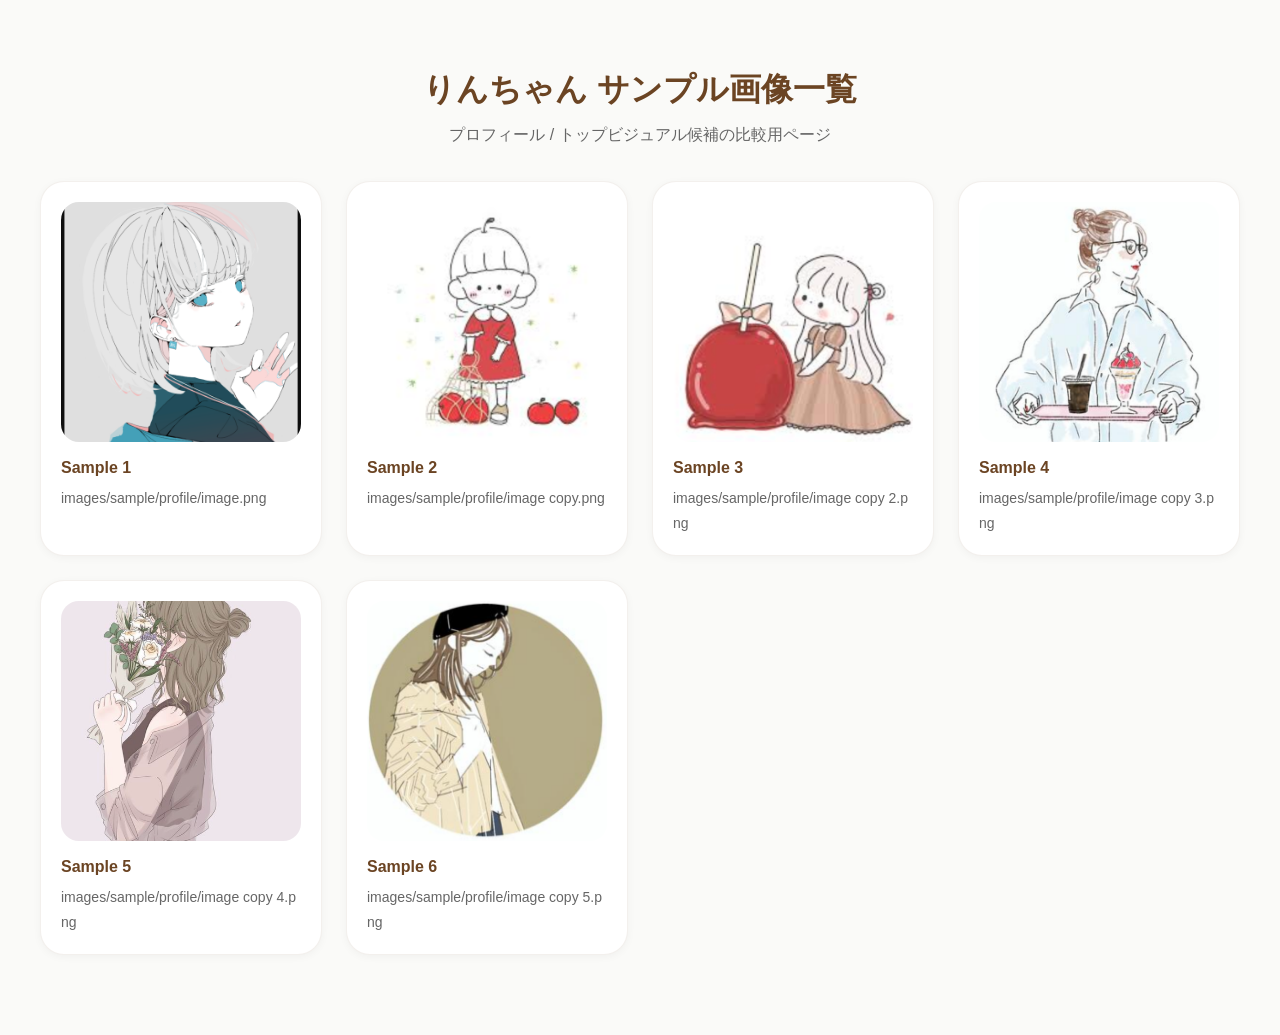
<file: prototype/profile-samples.html>
<!DOCTYPE html>
<html lang="ja">
<head>
    <meta charset="UTF-8">
    <meta name="viewport" content="width=device-width, initial-scale=1.0">
    <title>りんちゃん サンプル画像一覧</title>
    <link rel="stylesheet" href="css/style.css">
    <style>
        body {
            margin: 0;
            background: var(--off-white);
            color: var(--dark-gray);
        }

        .samples-wrap {
            max-width: 1200px;
            margin: 0 auto;
            padding: 48px 24px 80px;
        }

        .samples-header {
            margin-bottom: 32px;
            text-align: center;
        }

        .samples-header h1 {
            margin-bottom: 12px;
        }

        .samples-header p {
            margin: 0;
            color: var(--color-text-secondary);
        }

        .samples-grid {
            display: grid;
            grid-template-columns: repeat(auto-fit, minmax(260px, 1fr));
            gap: 24px;
        }

        .sample-card {
            background: var(--color-bg-secondary);
            border: 1px solid rgba(107, 68, 35, 0.08);
            border-radius: 24px;
            padding: 20px;
            box-shadow: var(--shadow-md);
        }

        .sample-card img {
            display: block;
            width: 100%;
            aspect-ratio: 1 / 1;
            object-fit: cover;
            border-radius: 18px;
            background: var(--cream);
            margin-bottom: 16px;
        }

        .sample-card h2 {
            font-size: 1rem;
            margin-bottom: 8px;
        }

        .sample-card p {
            margin: 0;
            font-size: 0.875rem;
            color: var(--color-text-secondary);
            word-break: break-all;
        }
    </style>
</head>
<body>
    <main class="samples-wrap">
        <header class="samples-header">
            <h1>りんちゃん サンプル画像一覧</h1>
            <p>プロフィール / トップビジュアル候補の比較用ページ</p>
        </header>

        <section class="samples-grid">
            <article class="sample-card">
                <img src="images/sample/profile/image.png" alt="サンプル画像 1">
                <h2>Sample 1</h2>
                <p>images/sample/profile/image.png</p>
            </article>

            <article class="sample-card">
                <img src="images/sample/profile/image copy.png" alt="サンプル画像 2">
                <h2>Sample 2</h2>
                <p>images/sample/profile/image copy.png</p>
            </article>

            <article class="sample-card">
                <img src="images/sample/profile/image copy 2.png" alt="サンプル画像 3">
                <h2>Sample 3</h2>
                <p>images/sample/profile/image copy 2.png</p>
            </article>

            <article class="sample-card">
                <img src="images/sample/profile/image copy 3.png" alt="サンプル画像 4">
                <h2>Sample 4</h2>
                <p>images/sample/profile/image copy 3.png</p>
            </article>

            <article class="sample-card">
                <img src="images/sample/profile/image copy 4.png" alt="サンプル画像 5">
                <h2>Sample 5</h2>
                <p>images/sample/profile/image copy 4.png</p>
            </article>

            <article class="sample-card">
                <img src="images/sample/profile/image copy 5.png" alt="サンプル画像 6">
                <h2>Sample 6</h2>
                <p>images/sample/profile/image copy 5.png</p>
            </article>
        </section>
    </main>
</body>
</html>
</file>
<file: prototype/css/style.css>
/* リンゴラボ（仮） カスタムスタイル - クリーンアップ版 */

/* ============================================
   CSS変数定義
   ============================================ */
:root {
    /* カラー */
    --color-primary: #C97D7D;
    --color-secondary: #F5EFE6;
    --color-accent: #6B4423;
    --color-text-primary: #333333;
    --color-text-secondary: #666666;
    --color-bg-primary: #FAFAF8;
    --color-bg-secondary: #FFFFFF;

    /* エイリアス */
    --muted-red: var(--color-primary);
    --cream: var(--color-secondary);
    --brown: var(--color-accent);
    --dark-gray: var(--color-text-primary);
    --off-white: var(--color-bg-primary);

    /* タイポグラフィ */
    --font-family-primary: -apple-system, BlinkMacSystemFont, "Segoe UI", "Noto Sans JP", sans-serif;
    --font-size-xs: 0.75rem;
    --font-size-sm: 0.875rem;
    --font-size-base: 1rem;
    --font-size-lg: 1.125rem;
    --font-size-xl: 1.25rem;
    --font-size-2xl: 1.5rem;
    --font-size-3xl: 1.875rem;
    --font-size-4xl: 2.25rem;
    --font-size-5xl: 3rem;

    --font-weight-normal: 400;
    --font-weight-medium: 500;
    --font-weight-semibold: 600;
    --font-weight-bold: 700;

    --line-height-tight: 1.25;
    --line-height-normal: 1.5;
    --line-height-relaxed: 1.75;

    /* スペーシング */
    --space-1: 0.5rem;
    --space-2: 1rem;
    --space-3: 1.5rem;
    --space-4: 2rem;
    --space-6: 3rem;
    --space-8: 4rem;

    /* 角丸 */
    --radius-sm: 0.5rem;
    --radius-md: 1rem;
    --radius-lg: 1.5rem;
    --radius-xl: 2rem;
    --radius-full: 9999px;

    /* シャドウ */
    --shadow-sm: 0 1px 2px rgba(0, 0, 0, 0.04);
    --shadow-md: 0 2px 8px rgba(0, 0, 0, 0.04);
    --shadow-lg: 0 4px 12px rgba(0, 0, 0, 0.05);
    --shadow-xl: 0 8px 16px rgba(0, 0, 0, 0.06);

    /* トランジション */
    --transition-base: 300ms ease;
}

/* ============================================
   基本スタイル
   ============================================ */
*,
*::before,
*::after {
    font-family: var(--font-family-primary);
    -webkit-font-smoothing: antialiased;
    -moz-osx-font-smoothing: grayscale;
}

body {
    line-height: var(--line-height-relaxed);
    font-size: var(--font-size-base);
    font-weight: var(--font-weight-normal);
    color: var(--color-text-primary);
    background-color: var(--color-bg-primary);
}

h1, h2, h3, h4, h5, h6 {
    font-weight: var(--font-weight-bold);
    line-height: var(--line-height-tight);
    color: var(--color-accent);
    margin-bottom: var(--space-3);
}

p {
    margin-bottom: var(--space-3);
    line-height: var(--line-height-relaxed);
}

html {
    scroll-behavior: smooth;
}

/* ============================================
   ユーティリティクラス（Tailwindで表現できないもの）
   ============================================ */
.bg-muted-red { background-color: var(--color-primary); }
.bg-cream { background-color: var(--color-secondary); }
.bg-brown { background-color: var(--color-accent); }
.bg-off-white { background-color: var(--color-bg-primary); }

.text-muted-red { color: var(--color-primary); }
.text-brown { color: var(--color-accent); }
.text-dark-gray { color: var(--color-text-primary); }
.text-off-white { color: var(--color-bg-primary); }

/* ============================================
   ボタン
   ============================================ */
.btn-primary {
    display: inline-block;
    min-width: 120px;
    background-color: var(--color-primary);
    color: var(--color-bg-primary);
    padding: var(--space-2) var(--space-4);
    border-radius: var(--radius-lg);
    font-size: var(--font-size-base);
    font-weight: var(--font-weight-medium);
    transition: all var(--transition-base);
    text-decoration: none;
    text-align: center;
    border: none;
    cursor: pointer;
}

.btn-primary:hover {
    background-color: #D68A8A;
    box-shadow: var(--shadow-lg);
    transform: translateY(-2px);
}

.btn-primary:focus-visible {
    outline: 3px solid var(--color-primary);
    outline-offset: 3px;
}

.btn-primary-large {
    display: inline-block;
    min-width: 200px;
    background-color: var(--color-primary);
    color: var(--color-bg-primary);
    padding: var(--space-3) var(--space-6);
    border-radius: var(--radius-lg);
    font-size: var(--font-size-lg);
    font-weight: var(--font-weight-medium);
    transition: all var(--transition-base);
    text-decoration: none;
    text-align: center;
    border: none;
    cursor: pointer;
}

.btn-primary-large:hover {
    background-color: #D68A8A;
    box-shadow: var(--shadow-xl);
    transform: translateY(-3px);
}

.btn-primary-large:focus-visible {
    outline: 3px solid var(--color-primary);
    outline-offset: 3px;
}

/* ============================================
   カード
   ============================================ */
.card-feature {
    min-width: 280px;
    background-color: var(--color-secondary);
    padding: var(--space-4);
    border-radius: var(--radius-md);
    text-align: left;
    transition: all var(--transition-base);
}

.card-feature h3 {
    font-size: var(--font-size-2xl);
    font-weight: var(--font-weight-bold);
    color: var(--color-accent);
    margin-bottom: var(--space-2);
}

.card-feature p {
    font-size: var(--font-size-base);
    color: var(--color-text-primary);
    line-height: var(--line-height-relaxed);
    margin-bottom: 0;
}

.card-feature:hover {
    transform: translateY(-2px);
    box-shadow: var(--shadow-md);
}

.article-card {
    min-width: 300px;
    background-color: transparent;
    padding: 0;
    border-radius: 0;
    transition: opacity var(--transition-base);
}

.article-card .badge {
    display: inline-block;
    background-color: transparent;
    color: var(--color-text-secondary);
    font-size: 0.75rem;
    font-weight: var(--font-weight-normal);
    padding: 0;
    border-radius: 0;
    margin-bottom: var(--space-1);
    opacity: 0.8;
}

.article-card h3 {
    font-size: var(--font-size-base);
    font-weight: var(--font-weight-medium);
    color: var(--color-text-primary);
    margin-bottom: var(--space-1);
    line-height: var(--line-height-normal);
}

@media (min-width: 768px) {
    .article-card h3 {
        font-size: var(--font-size-lg);
    }
}

.article-card .read-time {
    font-size: var(--font-size-xs);
    color: var(--color-text-secondary);
    margin-bottom: 0;
    opacity: 0.7;
}

.article-card a {
    text-decoration: none;
    color: inherit;
    display: block;
}

.article-card:hover {
    opacity: 0.7;
}

.article-card a:focus-visible {
    outline: 2px solid var(--color-primary);
    outline-offset: 2px;
    border-radius: 0;
}

/* ============================================
   セクション・レイアウト
   ============================================ */
.landing-band {
    border-top: 1px solid rgba(107, 68, 35, 0.08);
}

.landing-band--a {
    background-color: var(--color-bg-primary);
}

.landing-band--b {
    background-color: var(--color-bg-secondary);
}

.cta-closing-panel {
    background-color: var(--color-bg-secondary);
    border-radius: var(--radius-xl);
    border: 1px solid rgba(107, 68, 35, 0.12);
    box-shadow: var(--shadow-lg);
    padding: var(--space-8) var(--space-6);
}

.cta-trust-bar {
    margin-top: var(--space-8);
    padding-top: var(--space-6);
    border-top: 1px solid rgba(107, 68, 35, 0.1);
    display: flex;
    flex-wrap: wrap;
    justify-content: center;
    gap: var(--space-3) var(--space-6);
}

.cta-trust-bar span {
    display: inline-flex;
    align-items: center;
    gap: 0.5rem;
    font-size: var(--font-size-sm);
    color: var(--color-text-secondary);
}

/* ============================================
   その他
   ============================================ */
.profile-image {
    width: 100%;
    max-width: 280px;
    aspect-ratio: 1 / 1;
    border-radius: var(--radius-md);
    object-fit: cover;
}

/* ============================================
   レスポンシブ
   ============================================ */
@media (min-width: 768px) {
    .cta-closing-panel {
        padding: 3rem 2rem;
    }
}

@media (max-width: 768px) {
    h1 { font-size: var(--font-size-3xl); }
    h2 { font-size: var(--font-size-2xl); }
    h3 { font-size: var(--font-size-xl); }

    .profile-image {
        max-width: 240px;
        margin: 0 auto;
        display: block;
    }
}

/* ============================================
   アクセシビリティ
   ============================================ */
@media (prefers-reduced-motion: reduce) {
    *,
    *::before,
    *::after {
        animation-duration: 0.01ms !important;
        animation-iteration-count: 1 !important;
        transition-duration: 0.01ms !important;
    }
}

/* カテゴリフィルターボタン */
.category-filter-btn {
    display: inline-block;
    padding: 0.75rem 1.5rem;
    background-color: var(--color-bg-secondary);
    color: var(--color-text-primary);
    font-size: var(--font-size-base);
    font-weight: var(--font-weight-medium);
    border-radius: var(--radius-full);
    text-decoration: none;
    transition: all var(--transition-base);
}

.category-filter-btn:hover {
    background-color: var(--color-primary-light);
    transform: translateY(-2px);
}

.category-filter-btn.active {
    background-color: var(--color-primary);
    color: white;
}
</file>
